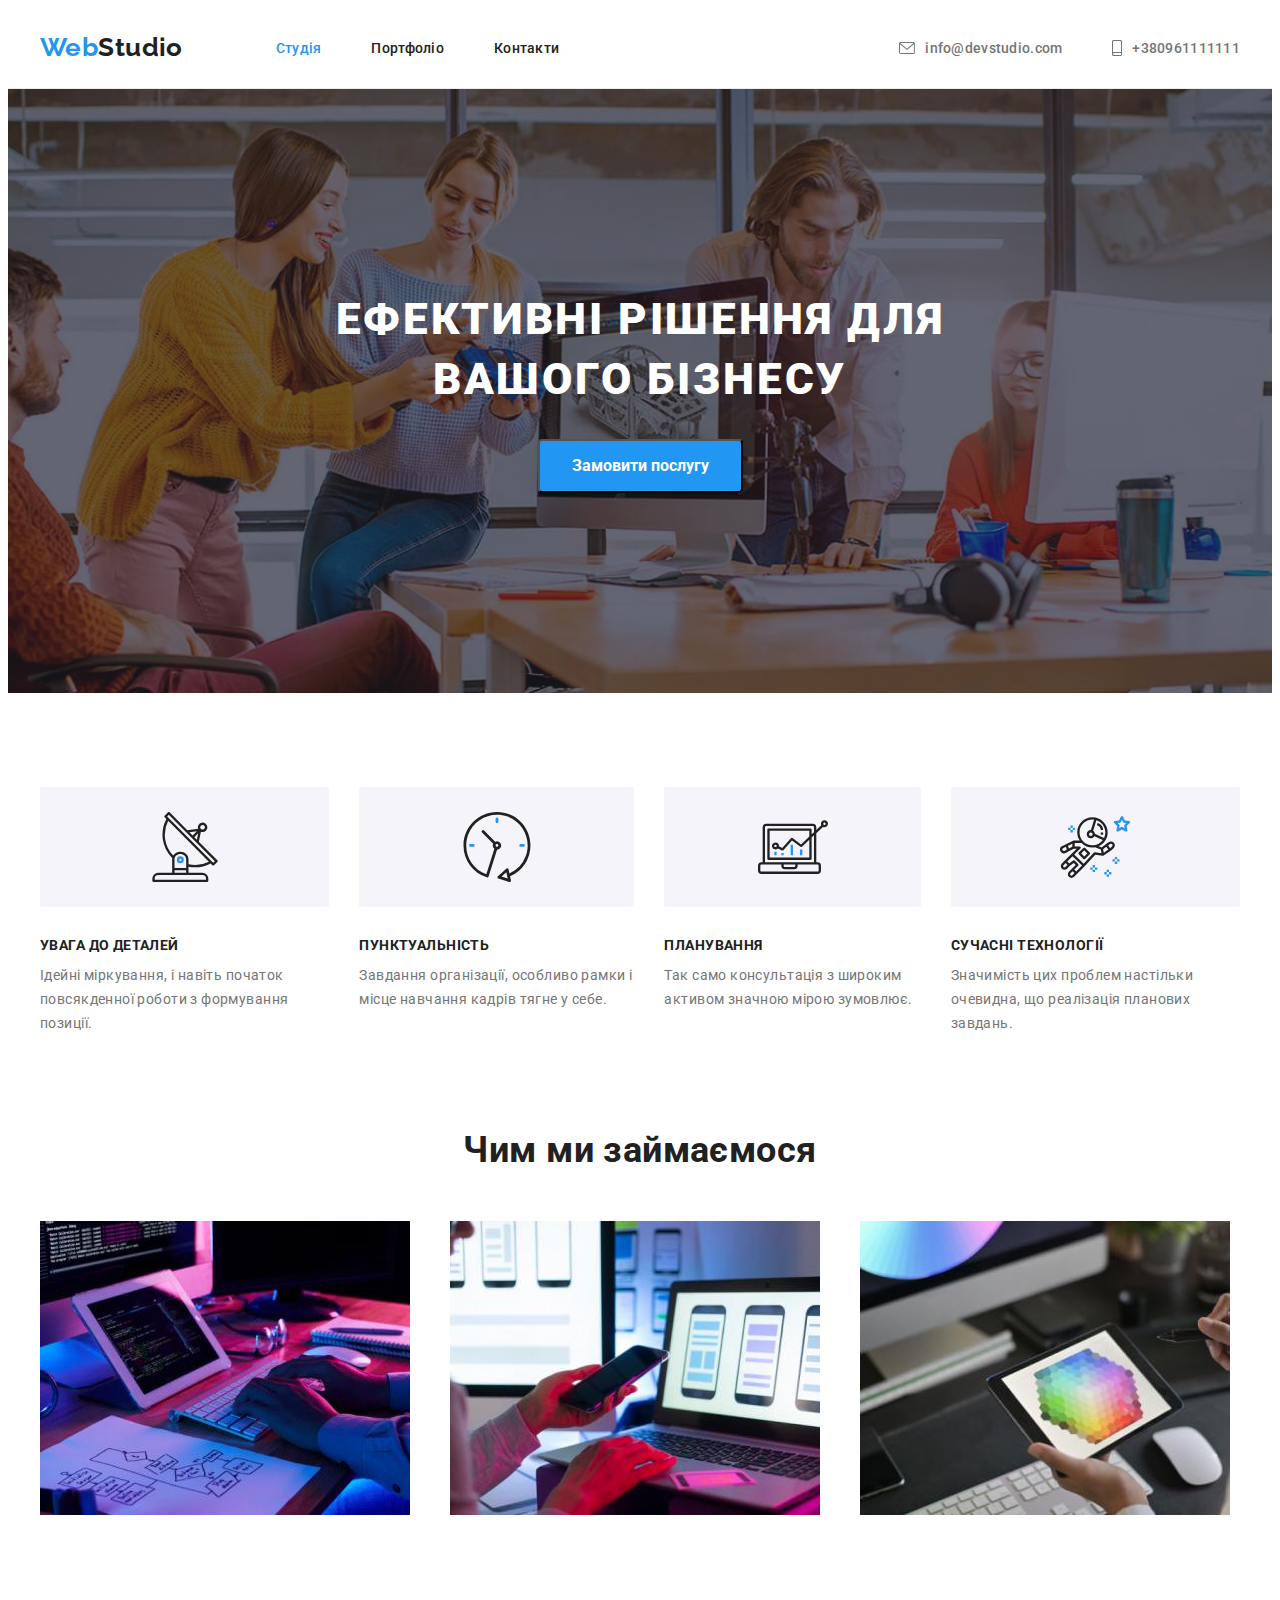
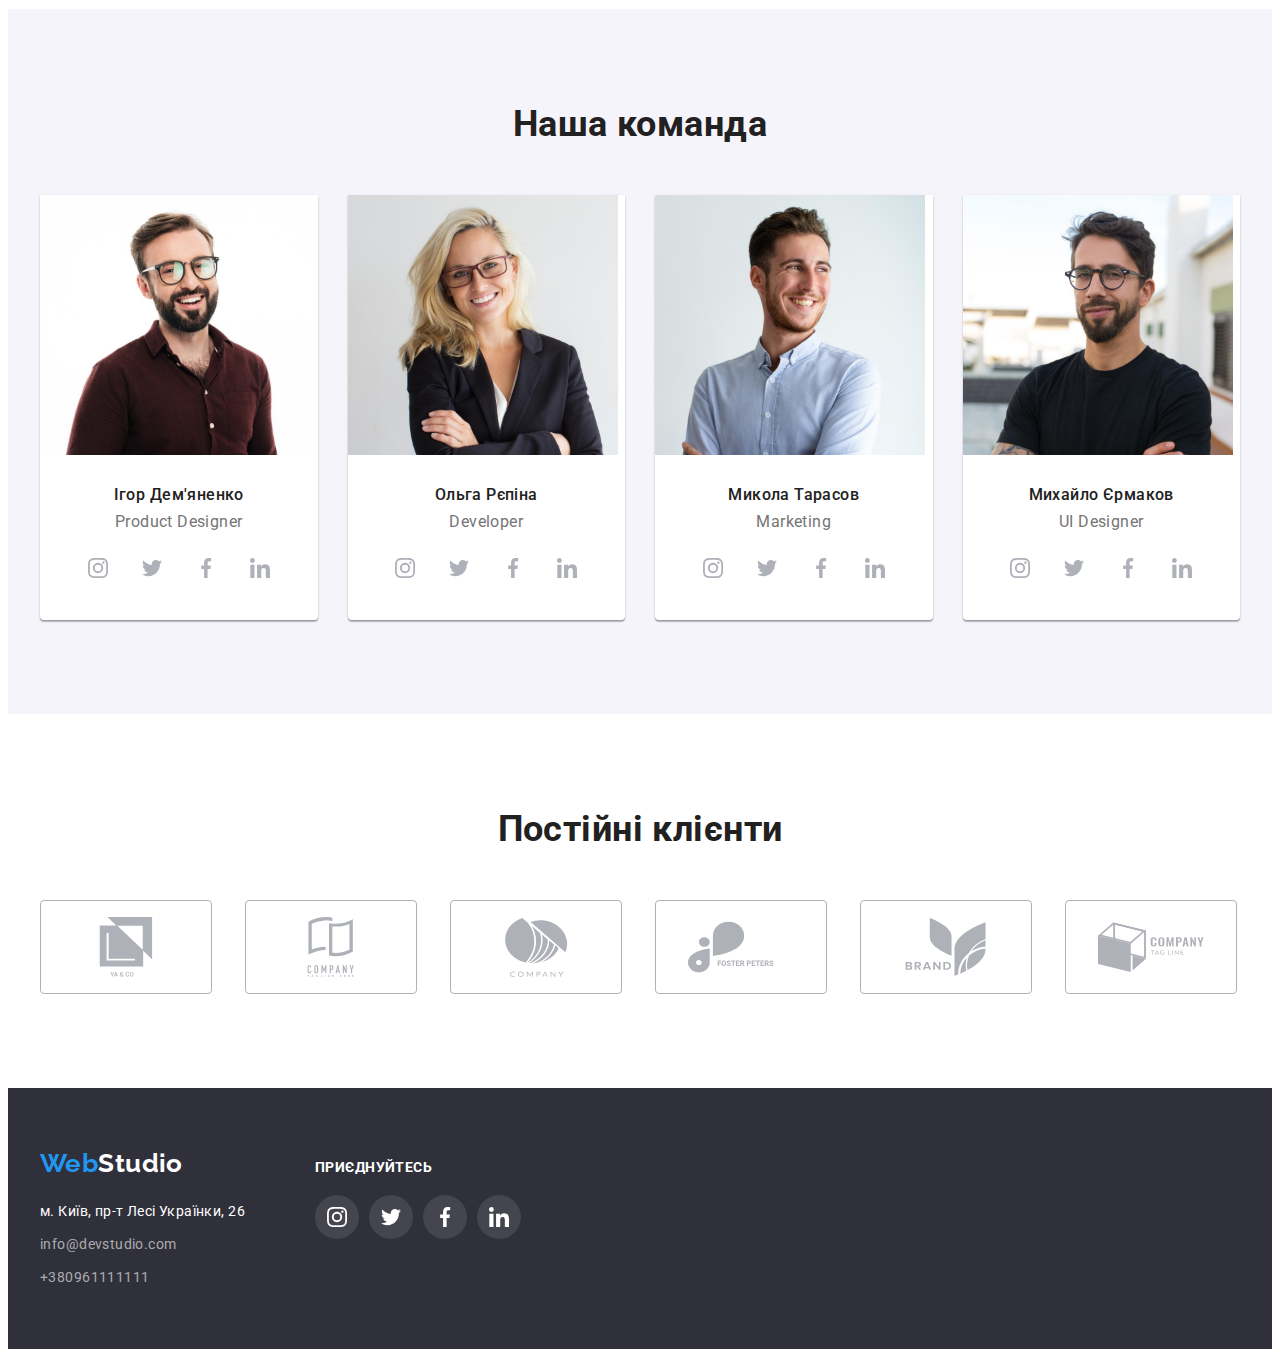
<file: index.html>
<!DOCTYPE html>
<html lang="uk">
  <head>
    <meta charset="UTF-8" />
    <meta http-equiv="X-UA-Compatible" content="IE=edge" />
    <meta name="viewport" content="width=device-width, initial-scale=1.0" />
    <title>Portfolio</title>
    <!-- font -->
    <link rel="preconnect" href="https://fonts.googleapis.com" />
    <link rel="preconnect" href="https://fonts.gstatic.com" crossorigin />
    <link
      href="https://fonts.googleapis.com/css2?family=Raleway:wght@700&family=Roboto:wght@400;500;700;900&display=swap"
      rel="stylesheet"
    />
    <!-- normolize -->
    <link
      rel="stylesheet"
      href="https://cdnjs.cloudflare.com/ajax/libs/modern-normalize/1.1.0/modern-normalize.min.css"
      integrity="sha512-wpPYUAdjBVSE4KJnH1VR1HeZfpl1ub8YT/NKx4PuQ5NmX2tKuGu6U/JRp5y+Y8XG2tV+wKQpNHVUX03MfMFn9Q=="
      crossorigin="anonymous"
      referrerpolicy="no-referrer"
    />
    <!-- styles -->
    <link rel="stylesheet" href="./css/styles.css" />
  </head>
  <body class="body">
    <header class="header">
      <div class="main-container container">
        <nav class="nav">
          <a class="logo link" href="/">
            <span class="logo-web">Web</span>Studio</a
          >
          <ul class="header-nav list">
            <li class="nav-item">
              <a class="nav-link activ link" href="./index.html">Студія</a>
            </li>
            <li class="nav-item">
              <a class="nav-link link" href="./portfolio.html">Портфоліо</a>
            </li>
            <li class="nav-item">
              <a class="nav-link link" href="contacts">Контакти</a>
            </li>
          </ul>
        </nav>
        <ul class="contacts list">
          <li class="contacts-item">
            <a class="contacts-link link" href="mailto:info@devstudio.com">
              <svg class="contacts-icon" width="16" height="12">
                <use href="./img/icons.svg/symbol-defs.svg#email"></use>
              </svg>
              info@devstudio.com</a
            >
          </li>
          <li class="contacts-item">
            <a class="contacts-link link" href="tel:+380961111111">
              <svg class="contacts-icon" width="10" height="16">
                <use href="./img/icons.svg/symbol-defs.svg#phone"></use>
              </svg>
              +380961111111</a
            >
          </li>
        </ul>
      </div>
    </header>

    <!--main-->
    <main class="main">
      <section class="hero">
        <div class="container">
          <h1 class="hero-titel">
            ефективні рішення для <br />
            вашого бізнесу
          </h1>
          <button class="hero-btn" type="button">Замовити послугу</button>
        </div>
      </section>
      <section class="section">
        <div class="container">
          <h2 class="visually-hidden">переваги</h2>
          <ul class="priority list">
            <li class="priority-item">
              <div class="feature">
                <svg class="feature-icon" width="70" height="70">
                  <use href="./img/icons.svg/symbol-defs.svg#antenna"></use>
                </svg>
              </div>
              <h3 class="priority-titel">УВАГА ДО ДЕТАЛЕЙ</h3>
              <p class="priority-text">
                Ідейні міркування, і навіть початок повсякденної роботи з
                формування позиції.
              </p>
            </li>
            <li class="priority-item">
              <div class="feature">
                <svg class="feature-icon" width="70" height="70">
                  <use href="./img/icons.svg/symbol-defs.svg#clock"></use>
                </svg>
              </div>
              <h3 class="priority-titel">ПУНКТУАЛЬНІСТЬ</h3>
              <p class="priority-text">
                Завдання організації, особливо рамки і місце навчання кадрів
                тягне у себе.
              </p>
            </li>
            <li class="priority-item">
              <div class="feature">
                <svg class="feature-icon" width="70" height="70">
                  <use href="./img/icons.svg/symbol-defs.svg#diagram"></use>
                </svg>
              </div>
              <h3 class="priority-titel">ПЛАНУВАННЯ</h3>
              <p class="priority-text">
                Так само консультація з широким активом значною мірою зумовлює.
              </p>
            </li>
            <li class="priority-item">
              <div class="feature">
                <svg class="feature-icon" width="70" height="70">
                  <use href="./img/icons.svg/symbol-defs.svg#astronaut"></use>
                </svg>
              </div>
              <h3 class="priority-titel">СУЧАСНІ ТЕХНОЛОГІЇ</h3>
              <p class="priority-text">
                Значимість цих проблем настільки очевидна, що реалізація
                планових завдань.
              </p>
            </li>
          </ul>
        </div>
      </section>
      <section class="work-section section">
        <div class="container">
          <h2 class="work-titel titel">Чим ми займаємося</h2>
          <ul class="work list">
            <li class="work-item">
              <img
                src="./img/box1.jpg"
                alt="Написання коду за симантичною схемою."
                width="370"
              />
            </li>
            <li class="work-item">
              <img
                src="./img/box2.jpg"
                alt="Компьютер через який відбувається налаштування телефону."
                width="370"
              />
            </li>
            <li class="work-item">
              <img
                src="./img/box3.jpg"
                alt="Планшет з зображенням палітри кольорів.На задньому плані стоїть компьютер."
                width="370"
              />
            </li>
          </ul>
        </div>
      </section>
      <section class="employees section">
        <div class="container">
          <h2 class="team-titel titel">Наша команда</h2>
          <ul class="team list">
            <li class="team-item">
              <img src="./img/img.jpg" alt="партрет дізайнера" width="270" />
              <div class="team-card">
                <h3 class="team-name">Ігор Дем'яненко</h3>
                <p class="team-profession">Product Designer</p>
                <ul class="social-list list">
                  <li class="social-item">
                    <a
                      href="https://www.instagram.com/"
                      class="social-link link"
                      target="_blank"
                      rel="noopener noreferrer"
                      aria-label="instagram"
                    >
                      <svg class="social-icon" width="20" height="20">
                        <use
                          href="./img/icons.svg/symbol-defs.svg#instagram"
                        ></use>
                      </svg>
                    </a>
                  </li>
                  <li class="social-item">
                    <a
                      href="https://twitter.com"
                      class="social-link link"
                      target="_blank"
                      rel="noopener noreferrer"
                      aria-label="twitter"
                    >
                      <svg class="social-icon" width="20" height="20">
                        <use
                          href="./img/icons.svg/symbol-defs.svg#twitter"
                        ></use>
                      </svg>
                    </a>
                  </li>
                  <li class="social-item">
                    <a
                      href="https://www.facebook.com/login/"
                      class="social-link link"
                      target="_blank"
                      rel="noopener noreferrer"
                      aria-label="facebook"
                    >
                      <svg class="social-icon" width="20" height="20">
                        <use
                          href="./img/icons.svg/symbol-defs.svg#facebook"
                        ></use>
                      </svg>
                    </a>
                  </li>
                  <li class="social-item">
                    <a
                      href="https://dk.linkedin.com/"
                      class="social-link link"
                      target="_blank"
                      rel="noopener noreferrer"
                      aria-label="linkedin"
                    >
                      <svg class="social-icon" width="20" height="20">
                        <use
                          href="./img/icons.svg/symbol-defs.svg#linkedin"
                        ></use>
                      </svg>
                    </a>
                  </li>
                </ul>
              </div>
            </li>
            <li class="team-item">
              <img
                src="./img/img(1).jpg"
                alt="партрет фронтент дивелопа"
                width="270"
              />
              <div class="team-card">
                <h3 class="team-name">Ольга Рєпіна</h3>
                <p class="team-profession">Developer</p>
                <ul class="social-list list">
                  <li class="social-item">
                    <a
                      href="https://www.instagram.com/"
                      class="social-link link"
                      target="_blank"
                      rel="noopener noreferrer"
                      aria-label="instagram"
                    >
                      <svg class="social-icon" width="20" height="20">
                        <use
                          href="./img/icons.svg/symbol-defs.svg#instagram"
                        ></use>
                      </svg>
                    </a>
                  </li>
                  <li class="social-item">
                    <a
                      href="https://twitter.com"
                      class="social-link link"
                      target="_blank"
                      rel="noopener noreferrer"
                      aria-label="twitter"
                    >
                      <svg class="social-icon" width="20" height="20">
                        <use
                          href="./img/icons.svg/symbol-defs.svg#twitter"
                        ></use>
                      </svg>
                    </a>
                  </li>
                  <li class="social-item">
                    <a
                      href="https://www.facebook.com/login/"
                      class="social-link link"
                      target="_blank"
                      rel="noopener noreferrer"
                      aria-label="facebook"
                    >
                      <svg class="social-icon" width="20" height="20">
                        <use
                          href="./img/icons.svg/symbol-defs.svg#facebook"
                        ></use>
                      </svg>
                    </a>
                  </li>
                  <li class="social-item">
                    <a
                      href="https://dk.linkedin.com/"
                      class="social-link link"
                      target="_blank"
                      rel="noopener noreferrer"
                      aria-label="linkedin"
                    >
                      <svg class="social-icon" width="20" height="20">
                        <use
                          href="./img/icons.svg/symbol-defs.svg#linkedin"
                        ></use>
                      </svg>
                    </a>
                  </li>
                </ul>
              </div>
            </li>
            <li class="team-item">
              <img
                src="./img/img(2).jpg"
                alt="партрет маркетолога"
                width="270"
              />
              <div class="team-card">
                <h3 class="team-name">Микола Тарасов</h3>
                <p class="team-profession">Marketing</p>
                <ul class="social-list list">
                  <li class="social-item">
                    <a
                      href="https://www.instagram.com/"
                      class="social-link link"
                      target="_blank"
                      rel="noopener noreferrer"
                      aria-label="instagram"
                    >
                      <svg class="social-icon" width="20" height="20">
                        <use
                          href="./img/icons.svg/symbol-defs.svg#instagram"
                        ></use>
                      </svg>
                    </a>
                  </li>
                  <li class="social-item">
                    <a
                      href="https://twitter.com"
                      class="social-link link"
                      target="_blank"
                      rel="noopener noreferrer"
                      aria-label="twitter"
                    >
                      <svg class="social-icon" width="20" height="20">
                        <use
                          href="./img/icons.svg/symbol-defs.svg#twitter"
                        ></use>
                      </svg>
                    </a>
                  </li>
                  <li class="social-item">
                    <a
                      href="https://www.facebook.com/login/"
                      class="social-link link"
                      target="_blank"
                      rel="noopener noreferrer"
                      aria-label="facebook"
                    >
                      <svg class="social-icon" width="20" height="20">
                        <use
                          href="./img/icons.svg/symbol-defs.svg#facebook"
                        ></use>
                      </svg>
                    </a>
                  </li>
                  <li class="social-item">
                    <a
                      href="https://dk.linkedin.com/"
                      class="social-link link"
                      target="_blank"
                      rel="noopener noreferrer"
                      aria-label="linkedin"
                    >
                      <svg class="social-icon" width="20" height="20">
                        <use
                          href="./img/icons.svg/symbol-defs.svg#linkedin"
                        ></use>
                      </svg>
                    </a>
                  </li>
                </ul>
              </div>
            </li>
            <li class="team-item">
              <img
                src="./img/img(3).jpg"
                alt="партрет уі дізайнера"
                width="270"
              />
              <div class="team-card">
                <h3 class="team-name">Михайло Єрмаков</h3>
                <p class="team-profession">UI Designer</p>
                <ul class="social-list list">
                  <li class="social-item">
                    <a
                      href="https://www.instagram.com/"
                      class="social-link link"
                      target="_blank"
                      rel="noopener noreferrer"
                      aria-label="instagram"
                    >
                      <svg class="social-icon" width="20" height="20">
                        <use
                          href="./img/icons.svg/symbol-defs.svg#instagram"
                        ></use>
                      </svg>
                    </a>
                  </li>
                  <li class="social-item">
                    <a
                      href="https://twitter.com"
                      class="social-link link"
                      target="_blank"
                      rel="noopener noreferrer"
                      aria-label="twitter"
                    >
                      <svg class="social-icon" width="20" height="20">
                        <use
                          href="./img/icons.svg/symbol-defs.svg#twitter"
                        ></use>
                      </svg>
                    </a>
                  </li>
                  <li class="social-item">
                    <a
                      href="https://www.facebook.com/login/"
                      class="social-link link"
                      target="_blank"
                      rel="noopener noreferrer"
                      aria-label="facebook"
                    >
                      <svg class="social-icon" width="20" height="20">
                        <use
                          href="./img/icons.svg/symbol-defs.svg#facebook"
                        ></use>
                      </svg>
                    </a>
                  </li>
                  <li class="social-item">
                    <a
                      href="https://dk.linkedin.com/"
                      class="social-link link"
                      target="_blank"
                      rel="noopener noreferrer"
                      aria-label="linkedin"
                    >
                      <svg class="social-icon" width="20" height="20">
                        <use
                          href="./img/icons.svg/symbol-defs.svg#linkedin"
                        ></use>
                      </svg>
                    </a>
                  </li>
                </ul>
              </div>
            </li>
          </ul>
        </div>
      </section>
      <section class="clients-section section">
        <div class="container">
          <h2 class="fast-clients">Постійні клієнти</h2>
          <ul class="clients-list list">
            <li class="clients-item">
              <a
                class="clients-group link"
                href=""
                target="_blank"
                rel="noopener noreferrer"
              >
                <svg class="clients-logo" width="106" height="60">
                  <use href="./img/icons.svg/symbol-defs.svg#group"></use>
                </svg>
              </a>
            </li>
            <li class="clients-item">
              <a
                class="clients-group link"
                href=""
                target="_blank"
                rel="noopener noreferrer"
              >
                <svg class="clients-logo" width="106" height="60">
                  <use href="./img/icons.svg/symbol-defs.svg#group1"></use>
                </svg>
              </a>
            </li>
            <li class="clients-item">
              <a
                class="clients-group link"
                href=""
                target="_blank"
                rel="noopener noreferrer"
              >
                <svg class="clients-logo" width="106" height="60">
                  <use href="./img/icons.svg/symbol-defs.svg#group2"></use>
                </svg>
              </a>
            </li>
            <li class="clients-item">
              <a
                class="clients-group link"
                href=""
                target="_blank"
                rel="noopener noreferrer"
              >
                <svg class="clients-logo" width="106" height="60">
                  <use href="./img/icons.svg/symbol-defs.svg#group3"></use>
                </svg>
              </a>
            </li>
            <li class="clients-item">
              <a
                class="clients-group link"
                href=""
                target="_blank"
                rel="noopener noreferrer"
              >
                <svg class="clients-logo" width="106" height="60">
                  <use href="./img/icons.svg/symbol-defs.svg#group4"></use>
                </svg>
              </a>
            </li>
            <li class="clients-item">
              <a
                class="clients-group link"
                href=""
                target="_blank"
                rel="noopener noreferrer"
              >
                <svg class="clients-logo" width="106" height="60">
                  <use href="./img/icons.svg/symbol-defs.svg#group5"></use>
                </svg>
              </a>
            </li>
          </ul>
        </div>
      </section>
    </main>
    <footer class="footer">
      <div class="footer-container container">
        <div class="footer-aside">
          <a class="footer-logo link" href="/">
            <span class="logo-web">Web</span>Studio</a
          >
          <address class="address">
            <ul class="address-footer list">
              <li class="address-item">
                <a
                  class="address-place link"
                  href="https://goo.gl/maps/hSAFm4TaZF9GdMzh7"
                  target="_blank"
                  rel="noopener noreferrer"
                  >м. Київ, пр-т Лесі Українки, 26</a
                >
              </li>
              <li class="address-item">
                <a class="address-link link" href="mailto:info@devstudio.com"
                  >info@devstudio.com</a
                >
              </li>
              <li class="address-item">
                <a class="address-link link" href="tel:+380961111111"
                  >+380961111111</a
                >
              </li>
            </ul>
          </address>
        </div>
        <div class="footer-social">
          <h3 class="footer-titel">приєднуйтесь</h3>
          <ul class="footer-list list">
            <li class="social-item">
              <a
                href="https://www.instagram.com/"
                class="footer-link link"
                target="_blank"
                rel="noopener noreferrer"
                aria-label="instagram"
              >
                <svg class="footer-icon" width="20" height="20">
                  <use href="./img/icons.svg/symbol-defs.svg#instagram"></use>
                </svg>
              </a>
            </li>
            <li class="social-item">
              <a
                href="https://twitter.com"
                class="footer-link link"
                target="_blank"
                rel="noopener noreferrer"
                aria-label="twitter"
              >
                <svg class="footer-icon" width="20" height="20">
                  <use href="./img/icons.svg/symbol-defs.svg#twitter"></use>
                </svg>
              </a>
            </li>
            <li class="social-item">
              <a
                href="https://www.facebook.com/login/"
                class="footer-link link"
                target="_blank"
                rel="noopener noreferrer"
                aria-label="facebook"
              >
                <svg class="footer-icon" width="20" height="20">
                  <use href="./img/icons.svg/symbol-defs.svg#facebook"></use>
                </svg>
              </a>
            </li>
            <li class="social-item">
              <a
                href="https://dk.linkedin.com/"
                class="footer-link link"
                target="_blank"
                rel="noopener noreferrer"
                aria-label="linkedin"
              >
                <svg class="footer-icon" width="20" height="20">
                  <use href="./img/icons.svg/symbol-defs.svg#linkedin"></use>
                </svg>
              </a>
            </li>
          </ul>
        </div>
      </div>
    </footer>
  </body>
</html>
</file>
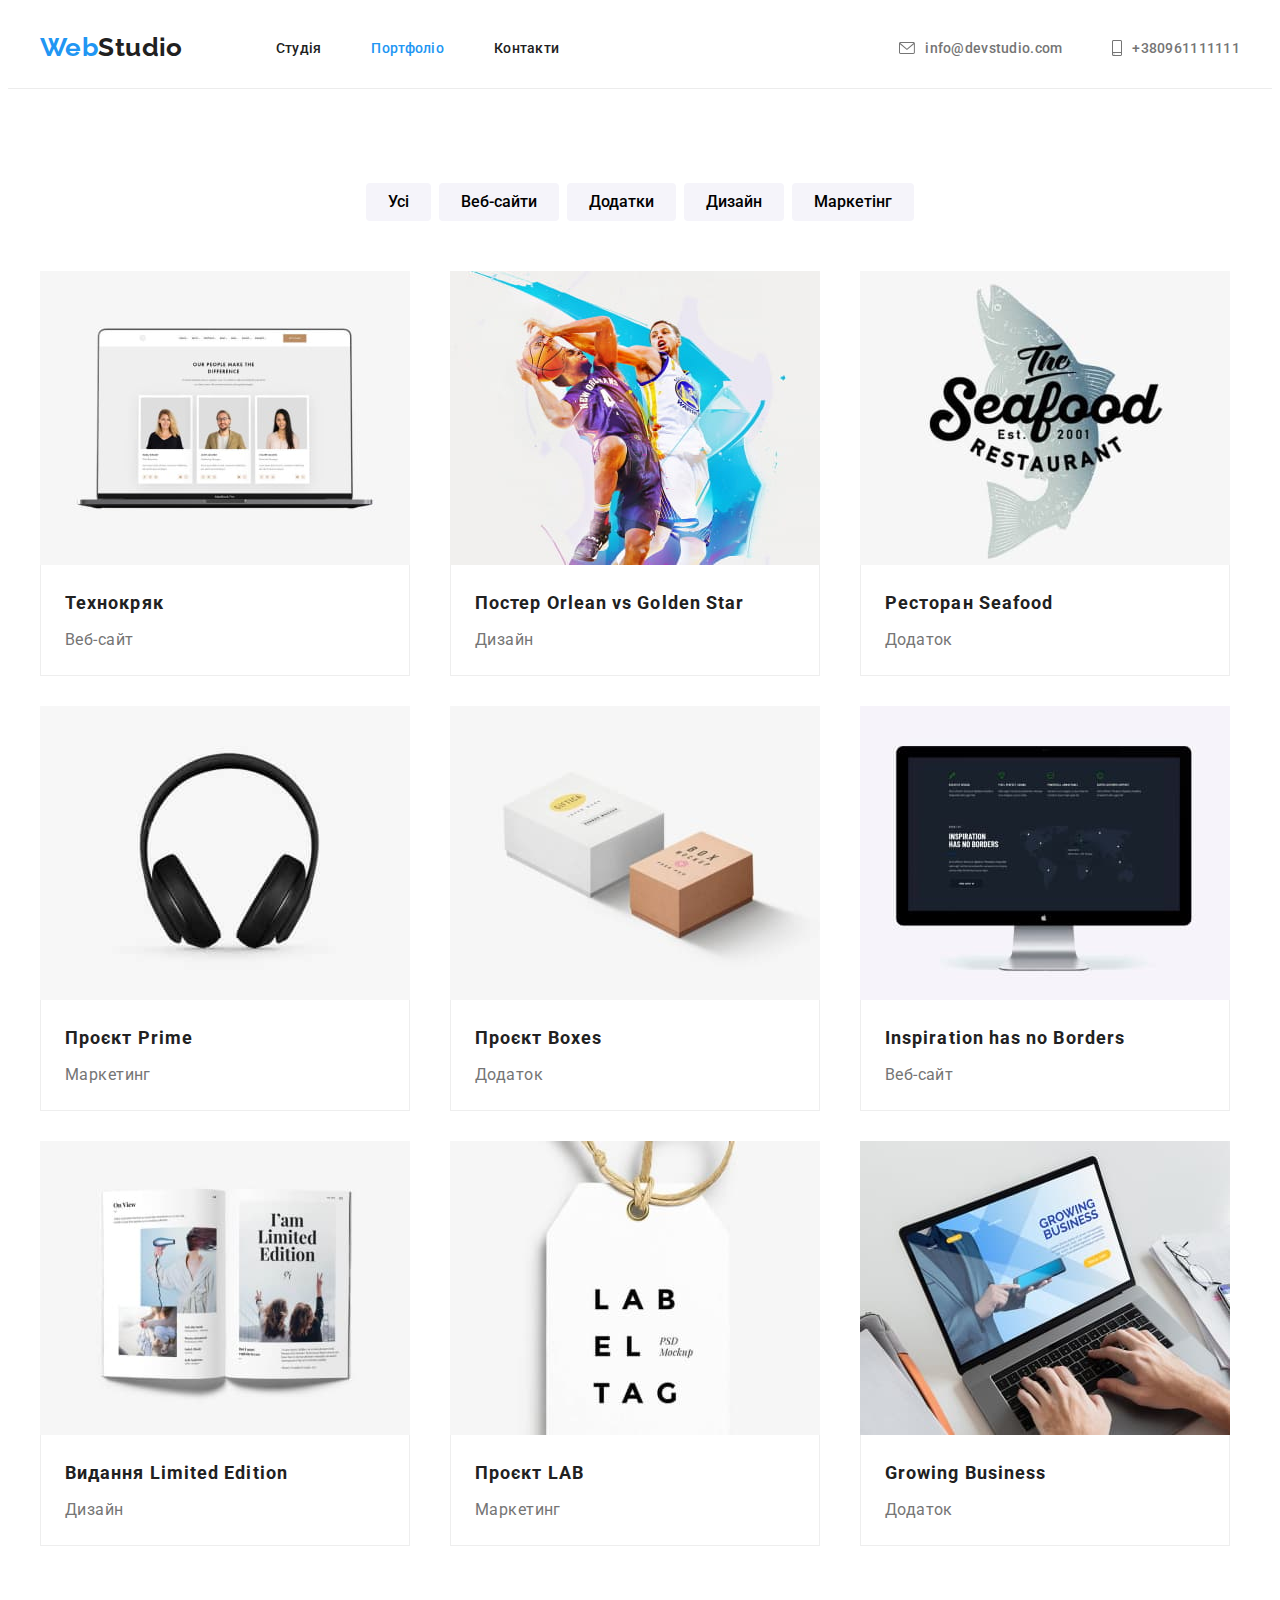
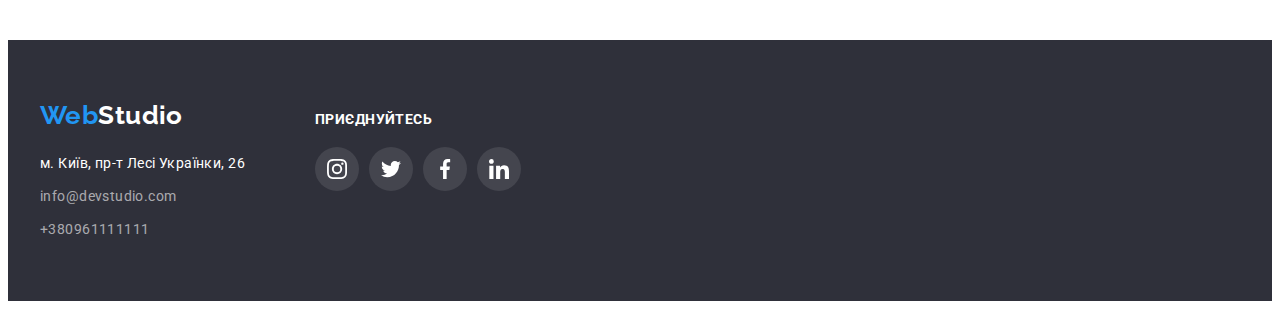
<file: portfolio.html>
<!DOCTYPE html>
<html lang="uk">
  <head>
    <meta charset="UTF-8" />
    <meta http-equiv="X-UA-Compatible" content="IE=edge" />
    <meta name="viewport" content="width=device-width, initial-scale=1.0" />
    <title>portfolio</title>
    <!-- fonts -->
    <link rel="preconnect" href="https://fonts.googleapis.com" />
    <link rel="preconnect" href="https://fonts.gstatic.com" crossorigin />
    <link
      href="https://fonts.googleapis.com/css2?family=Raleway:wght@700&family=Roboto:wght@400;500;700;900&display=swap"
      rel="stylesheet"
    />
    <!-- normolize -->
    <link
      rel="stylesheet"
      href="https://cdnjs.cloudflare.com/ajax/libs/modern-normalize/1.1.0/modern-normalize.min.css"
      integrity="sha512-wpPYUAdjBVSE4KJnH1VR1HeZfpl1ub8YT/NKx4PuQ5NmX2tKuGu6U/JRp5y+Y8XG2tV+wKQpNHVUX03MfMFn9Q=="
      crossorigin="anonymous"
      referrerpolicy="no-referrer"
    />
    <!-- styles -->
    <link rel="stylesheet" href="./css/styles.css" />
  </head>
  <body class="body">
    <header class="header">
      <div class="main-container container">
        <nav class="nav">
          <a class="logo link" href="/">
            <span class="logo-web">Web</span>Studio</a
          >
          <ul class="header-nav list">
            <li class="nav-item">
              <a class="nav-link link" href="./index.html">Студія</a>
            </li>
            <li class="nav-item">
              <a class="nav-link activ link" href="./portfolio.html"
                >Портфоліо</a
              >
            </li>
            <li class="nav-item">
              <a class="nav-link link" href="contacts">Контакти</a>
            </li>
          </ul>
        </nav>
        <ul class="contacts list">
          <li class="contacts-item">
            <a class="contacts-link link" href="mailto:info@devstudio.com">
              <svg class="contacts-icon" width="16" height="12">
                <use href="./img/icons.svg/symbol-defs.svg#email"></use>
              </svg>
              info@devstudio.com</a
            >
          </li>
          <li class="contacts-item">
            <a class="contacts-link link" href="tel:+380961111111">
              <svg class="contacts-icon" width="10" height="16">
                <use href="./img/icons.svg/symbol-defs.svg#phone"></use>
              </svg>
              +380961111111</a
            >
          </li>
        </ul>
      </div>
    </header>
    <main>
      <section class="projekts section">
        <div class="container">
          <h1 class="visually-hidden">контент</h1>
          <ul class="content list">
            <li class="content-item">
              <button class="content-btn" type="button">Усі</button>
            </li>
            <li class="content-item">
              <button class="content-btn" type="button">Веб-сайти</button>
            </li>
            <li class="content-item">
              <button class="content-btn" type="button">Додатки</button>
            </li>
            <li class="content-item">
              <button class="content-btn" type="button">Дизайн</button>
            </li>
            <li class="content-item">
              <button class="content-btn" type="button">Маркетінг</button>
            </li>
          </ul>
          <ul class="portfolio list">
            <li class="portfolio-item">
              <div class="portfolio-cards">
                <a href="" class="cards-link link">
                  <img
                    class="card-img"
                    src="./img/img0.jpg"
                    alt="Ноутбук з відкритою сторінкою сайта Технокряк."
                    width="370"
                  />
                  <div class="cards-info">
                    <h2 class="portfolio-titel">Технокряк</h2>
                    <p class="portfolio-text">Веб-сайт</p>
                  </div>
                </a>
              </div>
            </li>
            <li class="portfolio-item">
              <div class="portfolio-cards">
                <a href="" class="cards-link link">
                  <img
                    class="card-img"
                    src="./img/img1.jpg"
                    alt="Постер з двома волейболістами , які боряться за м’яч."
                    width="370"
                  />
                  <div class="cards-info">
                    <h2 class="portfolio-titel">
                      Постер <span lang="en">Orlean vs Golden Star</span>
                    </h2>
                    <p class="portfolio-text">Дизайн</p>
                  </div>
                </a>
              </div>
            </li>
            <li class="portfolio-item">
              <div class="portfolio-cards">
                <a href="" class="cards-link link">
                  <img
                    class="card-img"
                    src="./img/img2.jpg"
                    alt="Логотип ресторана Seafood з зображенням риби."
                    width="370"
                  />
                  <div class="cards-info">
                    <h2 class="portfolio-titel">
                      Ресторан <span lang="en">Seafood</span>
                    </h2>
                    <p class="portfolio-text">Додаток</p>
                  </div>
                </a>
              </div>
            </li>
            <li class="portfolio-item">
              <div class="portfolio-cards">
                <a href="" class="cards-link link">
                  <img
                    class="card-img"
                    src="./img/img3.jpg"
                    alt="Навушники чорного кольору. "
                    width="370"
                  />
                  <div class="cards-info">
                    <h2 class="portfolio-titel">
                      Проєкт <span lang="en">Prime</span>
                    </h2>
                    <p class="portfolio-text">Маркетинг</p>
                  </div>
                </a>
              </div>
            </li>
            <li class="portfolio-item">
              <div class="portfolio-cards">
                <a href="" class="cards-link link">
                  <img
                    class="card-img"
                    src="./img/img4.jpg"
                    alt="Два бокси , великий білий і маленький коричневий."
                    width="370"
                  />
                  <div class="cards-info">
                    <h2 class="portfolio-titel">
                      Проєкт <span lang="en">Boxes</span>
                    </h2>
                    <p class="portfolio-text">Додаток</p>
                  </div>
                </a>
              </div>
            </li>
            <li class="portfolio-item">
              <div class="portfolio-cards">
                <a href="" class="cards-link link">
                  <img
                    class="card-img"
                    src="./img/img5.jpg"
                    alt="Манітор комп’ютера з відкритою сторінкою сайту Inspiration has no Borders. "
                    width="370"
                  />
                  <div class="cards-info">
                    <h2 class="portfolio-titel">
                      <span lang="en">Inspiration has no Borders</span>
                    </h2>
                    <p class="portfolio-text">Веб-сайт</p>
                  </div>
                </a>
              </div>
            </li>
            <li class="portfolio-item">
              <div class="portfolio-cards">
                <a href="" class="cards-link link">
                  <img
                    class="card-img"
                    src="./img/img6.jpg"
                    alt="Відкрита книга з надписом I am limited edition, і зображенням двох вівчар які стоять спиною. "
                    width="370"
                  />
                  <div class="cards-info">
                    <h2 class="portfolio-titel">
                      Видання <span lang="en">Limited Edition</span>
                    </h2>
                    <p class="portfolio-text">Дизайн</p>
                  </div>
                </a>
              </div>
            </li>
            <li class="portfolio-item">
              <div class="portfolio-cards">
                <a href="" class="cards-link link">
                  <img
                    class="card-img"
                    src="./img/img7.jpg"
                    alt="Біла прямокутна етікетна товару на мотузку  з надписом lab el tag. "
                    width="370"
                  />
                  <div class="cards-info">
                    <h2 class="portfolio-titel">
                      Проєкт <span lang="en">LAB</span>
                    </h2>
                    <p class="portfolio-text">Маркетинг</p>
                  </div>
                </a>
              </div>
            </li>
            <li class="portfolio-item">
              <div class="portfolio-cards">
                <a href="" class="cards-link link">
                  <img
                    class="card-img"
                    src="./img/img8.jpg"
                    alt="Руки на клавіатурі відкритого лап топу на якому відкрита интернет сторінка Growing business"
                    width="370"
                  />
                  <div class="cards-info">
                    <h2 class="portfolio-titel">
                      <span lang="en">Growing Business</span>
                    </h2>
                    <p class="portfolio-text">Додаток</p>
                  </div>
                </a>
              </div>
            </li>
          </ul>
        </div>
      </section>
    </main>
    <footer class="footer">
      <div class="footer-container container">
        <div class="footer-aside">
          <a class="footer-logo link" href="/">
            <span class="logo-web">Web</span>Studio</a
          >
          <address class="address">
            <ul class="address-footer list">
              <li class="address-item">
                <a
                  class="address-place link"
                  href="https://goo.gl/maps/hSAFm4TaZF9GdMzh7"
                  target="_blank"
                  rel="noopener norefferer"
                  >м. Київ, пр-т Лесі Українки, 26</a
                >
              </li>

              <li class="address-item">
                <a class="address-link link" href="mailto:info@devstudio.com"
                  >info@devstudio.com</a
                >
              </li>
              <li class="address-item">
                <a class="address-link link" href="tel:+380961111111"
                  >+380961111111</a
                >
              </li>
            </ul>
          </address>
        </div>
        <div class="footer-social">
          <h3 class="footer-titel">приєднуйтесь</h3>
          <ul class="footer-list list">
            <li class="social-item">
              <a
                href="https://www.instagram.com/"
                class="footer-link link"
                target="_blank"
                rel="noopener noreferrer"
                aria-label="instagram"
              >
                <svg class="footer-icon" width="20" height="20">
                  <use href="./img/icons.svg/symbol-defs.svg#instagram"></use>
                </svg>
              </a>
            </li>
            <li class="social-item">
              <a
                href="https://twitter.com"
                class="footer-link link"
                target="_blank"
                rel="noopener noreferrer"
                aria-label="twitter"
              >
                <svg class="footer-icon" width="20" height="20">
                  <use href="./img/icons.svg/symbol-defs.svg#twitter"></use>
                </svg>
              </a>
            </li>
            <li class="social-item">
              <a
                href="https://www.facebook.com/login/"
                class="footer-link link"
                target="_blank"
                rel="noopener noreferrer"
                aria-label="facebook"
              >
                <svg class="footer-icon" width="20" height="20">
                  <use href="./img/icons.svg/symbol-defs.svg#facebook"></use>
                </svg>
              </a>
            </li>
            <li class="social-item">
              <a
                href="https://dk.linkedin.com/"
                class="footer-link link"
                target="_blank"
                rel="noopener noreferrer"
                aria-label="linkedin"
              >
                <svg class="footer-icon" width="20" height="20">
                  <use href="./img/icons.svg/symbol-defs.svg#linkedin"></use>
                </svg>
              </a>
            </li>
          </ul>
        </div>
      </div>
    </footer>
  </body>
</html>
</file>
<file: css/styles.css>
:root {
  /* text colors */
  --main-color: #212121;
  --second-txt-color: #757575;
  --accent-txt-color: #2196f3;
  --light-txt-color: #ffffff;
  --second-accent-color: #ffffff99;
  --icon-color: #afb1b8;
  --second-icon-color: #ffffff;

  /* bg colors */
  --main-bg-color: #2f303a;
  --light-bg-color: #ffffff;
  --accent-bg-color: #f5f4fa;
  --second-accent-bg-color: #ffffff1a;

  /* border color */
  --main-brd-color: #ececec;
  --second-brd-color: #eeeeee;

  /* fonts */
  --main-font: Roboto, sans-serif;
  --second-font: Raleway, sans-serif;

  /* grid */
  --item: 3;
  --indent: 30px;
}

/* reset */

h1,
h2,
h3,
h4,
h5,
h6,
p {
  margin: 0;
}

img {
  display: block;
  max-width: 100%;
  height: auto;
}

body {
  font-family: var(--main-font);
  font-size: 14px;
  line-height: calc(16 / 14);
  color: var(--main-color);
  letter-spacing: 0.03em;
}

.link {
  display: block;
  text-decoration: inherit;
  color: currentColor;
}

.list {
  list-style: none;
  margin: 0;
  padding: 0;
}

.visually-hidden {
  position: absolute;
  width: 1px;
  height: 1px;
  margin: -1px;
  border: 0;
  padding: 0;
  white-space: nowrap;
  clip-path: inset(100%);
  clip: rect(0 0 0 0);
  overflow: hidden;
}

.address {
  all: unset;
}

.container {
  width: 1200px;
  padding-left: 15px;
  padding-right: 15px;
  margin: 0 auto;
  /* outline: 2px solid red; */
}

/* header start */

.header {
  border-bottom: 1px solid var(--main-brd-color);
}

.main-container {
  display: flex;
}

.nav {
  display: flex;
  margin-right: auto;
}

.header-nav {
  display: flex;
  gap: 50px;
}
.logo {
  font-family: var(--second-font);
  font-weight: 700;
  font-size: 26px;
  line-height: 31px;
  margin-right: 93px;
  padding-top: 24px;
  padding-bottom: 25px;
}

.logo-web {
  color: var(--accent-txt-color);
}

.nav-link {
  font-weight: 500;
  letter-spacing: 0.02em;
  padding-top: 32px;
  padding-bottom: 32px;
}

.nav-link:hover,
.nav-link:focus {
  color: var(--accent-txt-color);
}

.nav-link.activ {
  color: var(--accent-txt-color);
}

.contacts {
  display: flex;
  gap: 50px;
}
.contacts-link {
  color: var(--second-txt-color);
  font-weight: 500;
  letter-spacing: 0.02em;
  padding-top: 32px;
  padding-bottom: 32px;
  display: flex;
  align-items: center;
}

.contacts-icon {
  fill: currentColor;
  margin-right: 10px;
  align-items: center;
  text-align: inherit;
}

.contacts-link:hover,
.contacts-link:focus {
  color: var(--accent-txt-color);
}
/* header end */

/* main page start */

.section {
  padding-top: 94px;
  padding-bottom: 94px;
}

.work-section.section {
  padding-top: 0;
}
.hero {
  max-width: 1600px;
  margin-left: auto;
  margin-right: auto;
  background-color: var(--main-bg-color);
  background-image: linear-gradient(
      to right,
      rgba(47, 48, 58, 0.4),
      rgba(47, 48, 58, 0.4)
    ),
    url(../img/hero-bg.jpg.jpg);
  background-position: center;
  background-repeat: no-repeat;
  background-size: cover;
  padding-top: 200px;
  padding-bottom: 200px;
}

.hero-titel {
  text-transform: uppercase;
  font-weight: 900;
  font-size: 44px;
  line-height: calc(60 / 44);
  letter-spacing: 0.06em;
  color: var(--light-txt-color);
  text-align: center;
  margin-bottom: 30px;
  margin-right: auto;
  margin-left: auto;
  display: block;
}

.hero-btn {
  font-family: inherit;
  font-weight: 700;
  font-size: 16px;
  line-height: calc(30 / 16);
  background-color: var(--accent-txt-color);
  color: var(--light-txt-color);
  cursor: pointer;
  padding: 10px 32px;
  box-shadow: 0px 4px 4px rgba(0, 0, 0, 0.15);
  border-radius: 4px;
  align-items: center;
  margin-right: auto;
  margin-left: auto;
  display: block;
}

.feature {
  height: 120px;
  background-color: var(--accent-bg-color);
  display: flex;
  margin-bottom: 30px;
  align-items: center;
  justify-content: center;
}

.feature-icon {
  background-position: center;
  background-repeat: no-repeat;
  background-size: contain;
  margin-right: 0;
}
.titel {
  margin-bottom: 50px;
}
.priority-titel {
  font-weight: 700;
  font-size: 14px;
  line-height: calc(16 / 14);
  letter-spacing: 0.03em;
  text-transform: uppercase;
  margin-bottom: 10px;
}

.priority.list {
  display: flex;
  gap: 30px;
}

.priority-text {
  line-height: calc(24 / 14);
  color: var(--second-txt-color);
}

.work.list {
  display: flex;
  gap: var(--indent);
}

.work-item {
  flex-basis: calc((100% - var(--indent) * (var(--item) - 1)) / var(--item));
}
.work-titel {
  font-weight: 700;
  font-size: 36px;
  line-height: calc(42 / 36);
  text-align: center;
  margin-bottom: 50px;
}

.team.list {
  display: flex;
  gap: var(--indent);
}

.team-item {
  flex-basis: calc((100% - var(--indent) * (var(--item) - 1)) / var(--item));
  background-color: var(--light-bg-color);
  box-shadow: 0px 1px 3px rgba(0, 0, 0, 0.12), 0px 1px 1px rgba(0, 0, 0, 0.14),
    0px 2px 1px rgba(0, 0, 0, 0.2);
  border-radius: 0px 0px 4px 4px;
  padding-bottom: 30px;
}

.team-titel {
  font-weight: 700;
  font-size: 36px;
  line-height: calc(42 / 36);
  text-align: center;
}

.employees {
  background-color: var(--accent-bg-color);
}

.team-card {
  padding-top: 30px;
  /* padding-bottom: 30px; */
}
.team-name {
  font-weight: 500;
  font-size: 16px;
  line-height: calc(19 / 16);
  text-align: Center;
  color: var(--main-color);
  margin-bottom: 10px;
}

.team-profession {
  font-size: 16px;
  line-height: calc(19 / 16);
  line-height: 100%;
  text-align: Center;
  color: var(--second-txt-color);
  margin-bottom: 16px;
}

.social-list {
  display: flex;
  gap: 10px;
  justify-content: center;
}

.social-link {
  display: flex;
  align-items: center;
  justify-content: center;
  width: 44px;
  height: 44px;
}

.social-link:hover,
.social-link:focus {
  background-color: var(--accent-txt-color);
  border-radius: 50%;
  border-color: var(--accent-txt-color);
}
.social-icon {
  fill: var(--icon-color);
  background-position: center;
  background-size: contain;
  background-repeat: no-repeat;
}

.social-link:hover .social-icon,
.social-link:focus .social-icon {
  fill: var(--light-txt-color);
}

.fast-clients {
  font-weight: 700;
  font-size: 36px;
  line-height: calc(42 / 36);
  text-align: center;
  margin-bottom: 50px;
}

.clients-list {
  display: flex;
  gap: var(--indent);
}

.clients-item {
  --item: 6;
  flex-basis: calc((100% - var(--indent) * (var(--item) - 1)) / var(--item));
}
.clients-group {
  width: 170px;
  height: 92px;
  border: 1px solid var(--icon-color);
  border-radius: 4px;
  display: flex;
  justify-content: center;
  align-items: center;
  color: var(--icon-color);
}

.clients-group:hover,
.clients-group:focus {
  color: var(--accent-txt-color);
  border-color: var(--accent-txt-color);
  filter: drop-shadow(0px 4px 4px rgba(0, 0, 0, 0.25));
}

.clients-logo {
  fill: currentColor;
}
/* main page end */

/* footer start */
.footer-container {
  align-items: baseline;
  display: flex;
  gap: 70px;
}
.footer {
  background-color: var(--main-bg-color);
  padding-top: 60px;
  padding-bottom: 60px;
}

.footer-logo {
  font-family: var(--second-font);
  color: var(--light-txt-color);
  font-weight: 700;
  font-size: 26px;
  line-height: calc(31 / 26);
  margin-bottom: 20px;
}

.address-footer {
  flex-direction: column;
  gap: 9px;
}

.address-place {
  display: block;
  font-style: normal;
  font-weight: 400;
  line-height: calc(24 / 14);
  color: var(--light-txt-color);
  margin-bottom: 9px;
}

.address-place:hover,
.address-place:focus {
  color: var(--accent-txt-color);
}

.address-link {
  display: block;
  list-style: none;
  font-weight: 400;
  line-height: calc(24 / 14);
  color: var(--second-accent-color);
}

.address-item {
  margin-bottom: 9px;
}

.address-item:last-child {
  margin-bottom: 0;
}

.address-link:hover,
.address-link:focus {
  color: var(--accent-txt-color);
}

.footer-titel {
  font-style: normal;
  font-weight: 700;
  font-size: 14px;
  line-height: calc(16 / 14);
  color: var(--light-txt-color);
  text-transform: uppercase;
  margin-bottom: 20px;
}

.footer-list {
  display: flex;
  gap: 10px;
  justify-content: center;
}

.footer-link {
  display: flex;
  align-items: center;
  justify-content: center;
  width: 44px;
  height: 44px;
  border-radius: 50%;
  color: var(--light-txt-color);
  background-color: var(--second-accent-bg-color);
}

.footer-link:hover,
.footer-link:focus {
  background-color: var(--accent-txt-color);
}
.footer-icon {
  fill: currentColor;
}

/* footer end */

/* PORTFOLIO  MAIN START*/

.content.list {
  display: flex;
  gap: 8px;
  justify-content: center;
  margin-bottom: 50px;
}

.content-btn {
  font-family: inherit;
  font-weight: 500;
  font-size: 16px;
  line-height: calc(26 / 16);
  cursor: pointer;
  padding: 6px 22px;
  background: #f5f4fa;
  border-radius: 4px;
  border: transparent;
}

.content-btn:hover,
.content-btn:focus {
  background-color: var(--accent-txt-color);
  color: var(--light-txt-color);
  box-shadow: 0px 3px 1px rgba(0, 0, 0, 0.1), 0px 1px 2px rgba(0, 0, 0, 0.08),
    0px 2px 2px rgba(0, 0, 0, 0.12);
  border-radius: 4px;
  border: transparent;
}

.portfolio-cards {
  max-width: 370px;
}

.card-img {
  margin: 0;
  align-items: center;
}

.portfolio.list {
  display: flex;
  flex-wrap: wrap;
  gap: var(--indent);
}
.portfolio-item {
  flex-basis: calc((100% - var(--indent) * (var(--item) - 1)) / var(--item));
}

.cards-info {
  padding: 20px 24px;
  border-right: 1px solid var(--second-brd-color);
  border-bottom: 1px solid var(--second-brd-color);
  border-left: 1px solid var(--second-brd-color);
}

.portfolio-titel {
  font-weight: 700;
  font-size: 18px;
  line-height: calc(36 / 18);
  letter-spacing: 0.06em;
  color: var(--main-color);
  margin-bottom: 4px;
}

.portfolio-text {
  color: var(--second-txt-color);
  font-weight: 400;
  font-size: 16px;
  line-height: calc(30 / 16);
}

.cards-link:hover,
.cards-link:focus {
  box-shadow: 0px 1px 1px rgba(0, 0, 0, 0.12), 0px 4px 4px rgba(0, 0, 0, 0.06),
    1px 4px 6px rgba(0, 0, 0, 0.16);
}

/* PORTFOLIO MAIN END */
</file>
